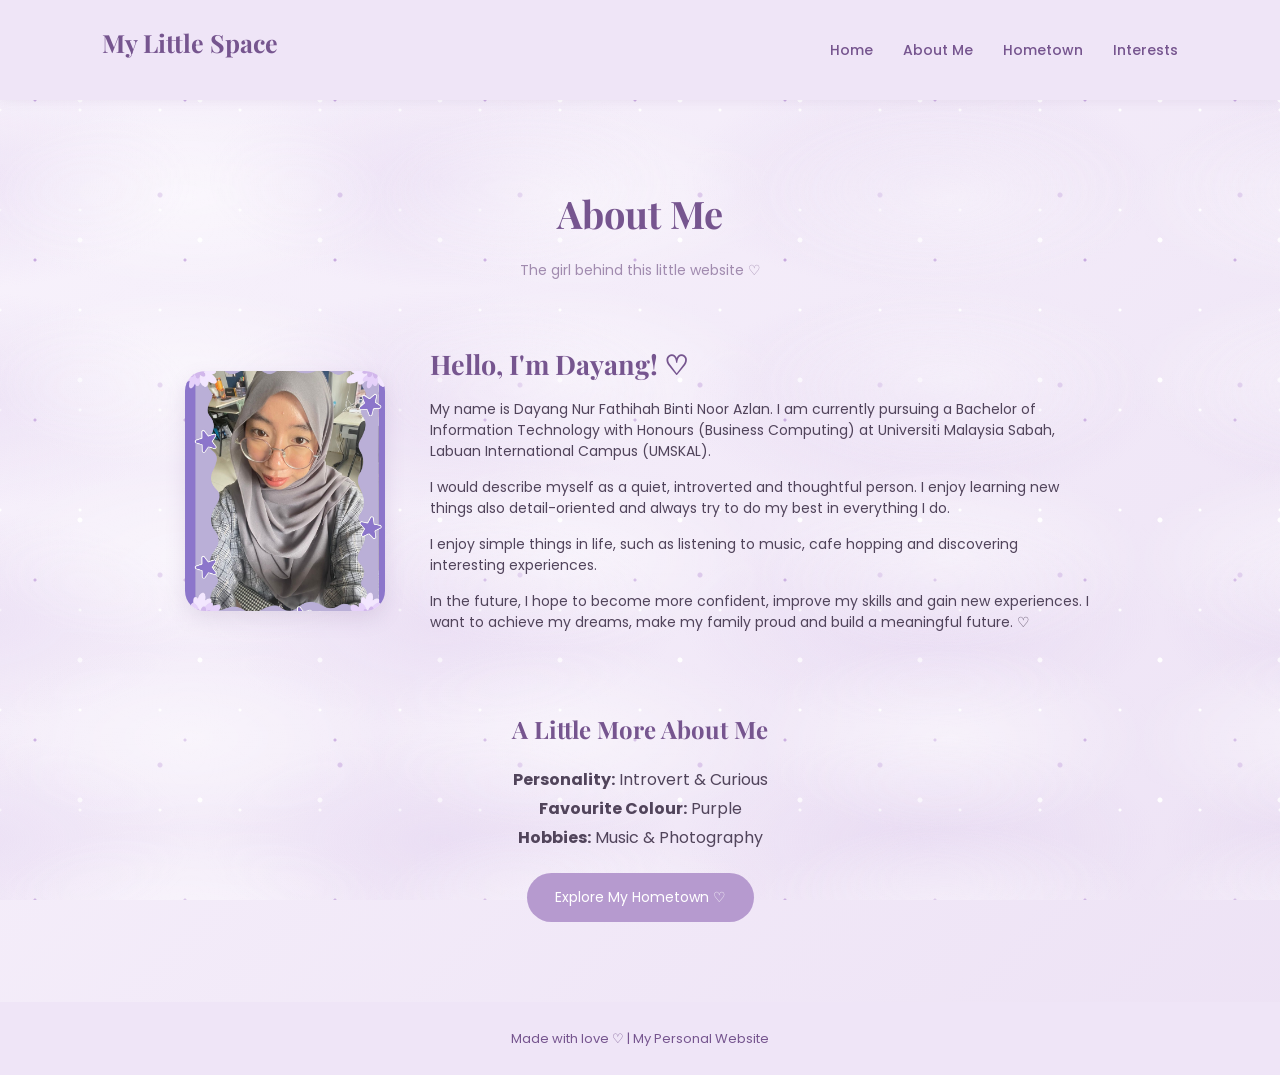
<file: about.html>
<!DOCTYPE html>
<html lang="en">
<head>
    <meta charset="UTF-8">
    <meta name="viewport" content="width=device-width, initial-scale=1.0">
    <title>About Me | My Personal Website ♡</title>
    <link rel="stylesheet" href="style.css">
</head>

<body>

    <nav>
        <h2 class="logo">My Little Space</h2>

        <ul>
            <li><a href="index.html">Home</a></li>
            <li><a href="about.html">About Me</a></li>
            <li><a href="hometown.html">Hometown</a></li>
            <li><a href="interest.html">Interests</a></li>
        </ul>
    </nav>

    <section class="about-section">

        <h1>About Me</h1>
        <p class="subtitle">The girl behind this little website ♡</p>

<div class="profile-container">

    <div class="profile-image">
        <img src="images/profile.jpg" alt="My Profile Picture">
    </div>

    <div class="profile-text">
        <h2>Hello, I'm Dayang! ♡</h2>

        <p>My name is Dayang Nur Fathihah Binti Noor Azlan. I am currently pursuing a Bachelor of Information Technology with Honours (Business Computing) at Universiti Malaysia Sabah, Labuan International Campus (UMSKAL).</p>

        <p>I would describe myself as a quiet, introverted and thoughtful person. I enjoy learning new things also detail-oriented and always try to do my best in everything I do.</p>

        <p>I enjoy simple things in life, such as listening to music, cafe hopping and discovering interesting experiences.</p>

        <p>In the future, I hope to become more confident, improve my skills and gain new experiences. I want to achieve my dreams, make my family proud and build a meaningful future. ♡</p>
    </div>

</div>

        <h2>A Little More About Me</h2>

        <p><strong>Personality:</strong> Introvert & Curious</p>
        <p><strong>Favourite Colour:</strong> Purple</p>
        <p><strong>Hobbies:</strong> Music & Photography</p>

        <a href="hometown.html" class="btn">Explore My Hometown ♡</a>

    </section>

    <footer>
        <p>Made with love ♡ | My Personal Website</p>
    </footer>

</body>
</html>
</file>
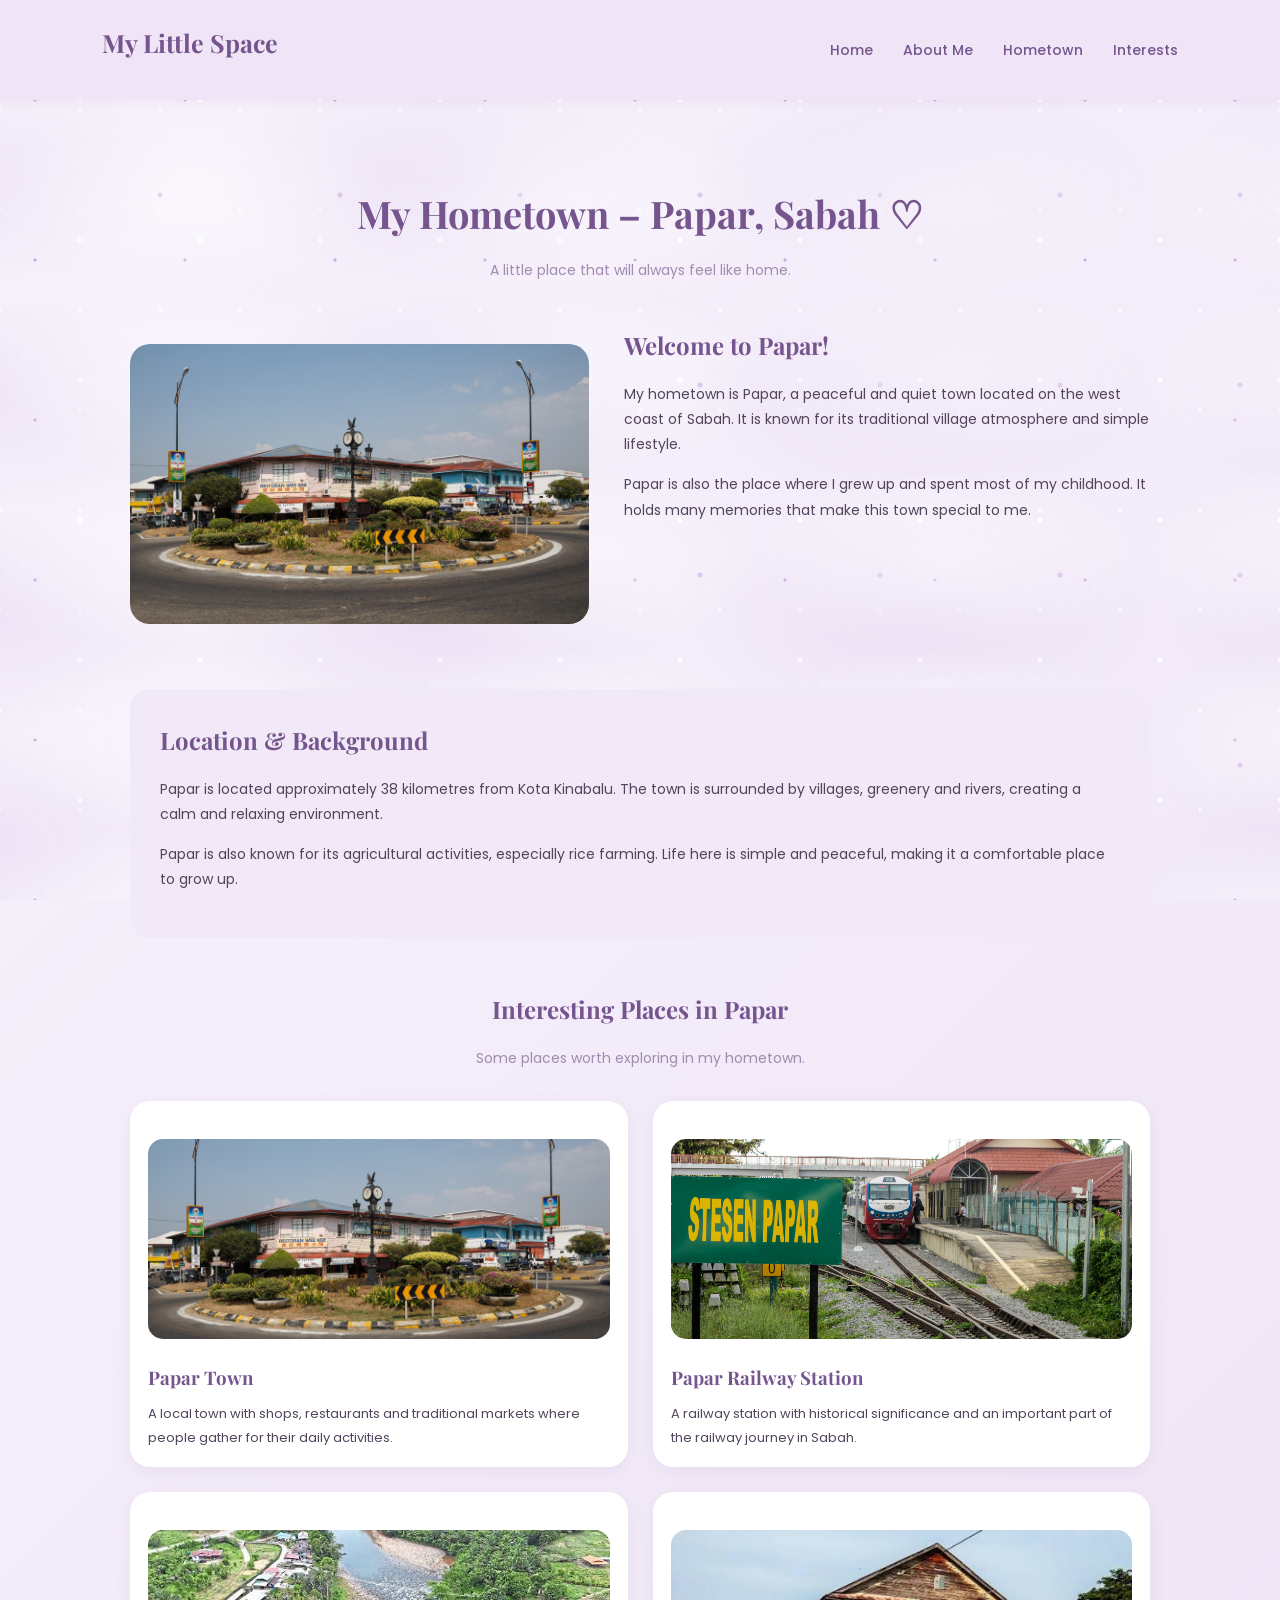
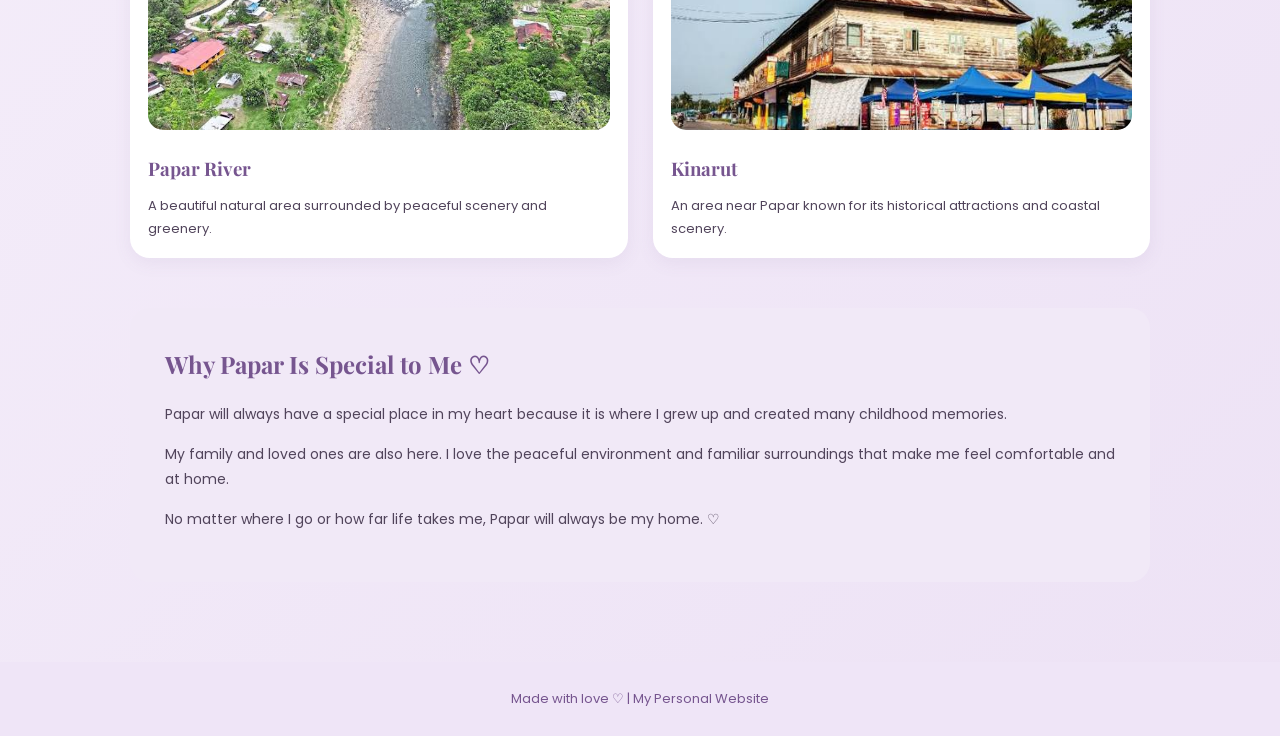
<file: hometown.html>
<!DOCTYPE html>
<html lang="en">
<head>
    <meta charset="UTF-8">
    <meta name="viewport" content="width=device-width, initial-scale=1.0">
    <title>My Hometown | Papar, Sabah</title>
    <link rel="stylesheet" href="style.css">
</head>

<body>

    <!-- Navigation Bar -->
    <nav>
        <h2 class="logo">My Little Space</h2>

        <ul>
            <li><a href="index.html">Home</a></li>
            <li><a href="about.html">About Me</a></li>
            <li><a href="hometown.html">Hometown</a></li>
            <li><a href="interest.html">Interests</a></li>
        </ul>
    </nav>


    <!-- Hometown Introduction -->
    <section class="hometown-section">

        <h1>My Hometown – Papar, Sabah ♡</h1>

        <p class="subtitle">
            A little place that will always feel like home.
        </p>

        <div class="hometown-intro">
            <img src="images/papar-town.jpg" alt="Papar Town">

            <div>
                <h2>Welcome to Papar!</h2>

                <p>
                    My hometown is Papar, a peaceful and quiet town
                    located on the west coast of Sabah. It is known
                    for its traditional village atmosphere and simple
                    lifestyle.
                </p>

                <p>
                    Papar is also the place where I grew up and spent
                    most of my childhood. It holds many memories that
                    make this town special to me.
                </p>
            </div>
        </div>


        <!-- Location and Background -->
        <div class="hometown-info">

            <h2>Location & Background</h2>

            <p>
                Papar is located approximately 38 kilometres from
                Kota Kinabalu. The town is surrounded by villages,
                greenery and rivers, creating a calm and relaxing
                environment.
            </p>

            <p>
                Papar is also known for its agricultural activities,
                especially rice farming. Life here is simple and
                peaceful, making it a comfortable place to grow up.
            </p>

        </div>


        <!-- Interesting Places -->
        <div class="places-section">

            <h2>Interesting Places in Papar</h2>

            <p class="subtitle">
                Some places worth exploring in my hometown.
            </p>

            <div class="place-grid">

                <div class="place-card">
                    <img src="images/papar-town.jpg" alt="Papar Town">

                    <h3>Papar Town</h3>

                    <p>
                        A local town with shops, restaurants and
                        traditional markets where people gather
                        for their daily activities.
                    </p>
                </div>


                <div class="place-card">
                    <img src="images/papar-railway.jpg" alt="Papar Railway Station">

                    <h3>Papar Railway Station</h3>

                    <p>
                        A railway station with historical significance
                        and an important part of the railway journey
                        in Sabah.
                    </p>
                </div>


                <div class="place-card">
                    <img src="images/papar-river.jpg" alt="Papar River">

                    <h3>Papar River</h3>

                    <p>
                        A beautiful natural area surrounded by
                        peaceful scenery and greenery.
                    </p>
                </div>


                <div class="place-card">
                    <img src="images/kinarut.jpg" alt="Kinarut">

                    <h3>Kinarut</h3>

                    <p>
                        An area near Papar known for its historical
                        attractions and coastal scenery.
                    </p>
                </div>

            </div>
        </div>


        <!-- Why Papar is Special -->
        <div class="special-section">

            <h2>Why Papar Is Special to Me ♡</h2>

            <p>
                Papar will always have a special place in my heart
                because it is where I grew up and created many
                childhood memories.
            </p>
            <p>
                My family and loved ones are also here. I love the
                peaceful environment and familiar surroundings that
                make me feel comfortable and at home.
            </p>
            <p>
                No matter where I go or how far life takes me,
                Papar will always be my home. ♡
            </p>

        </div>

    </section>


    <!-- Footer -->
    <footer>
        <p>Made with love ♡ | My Personal Website</p>
    </footer>

</body>
</html>
</file>
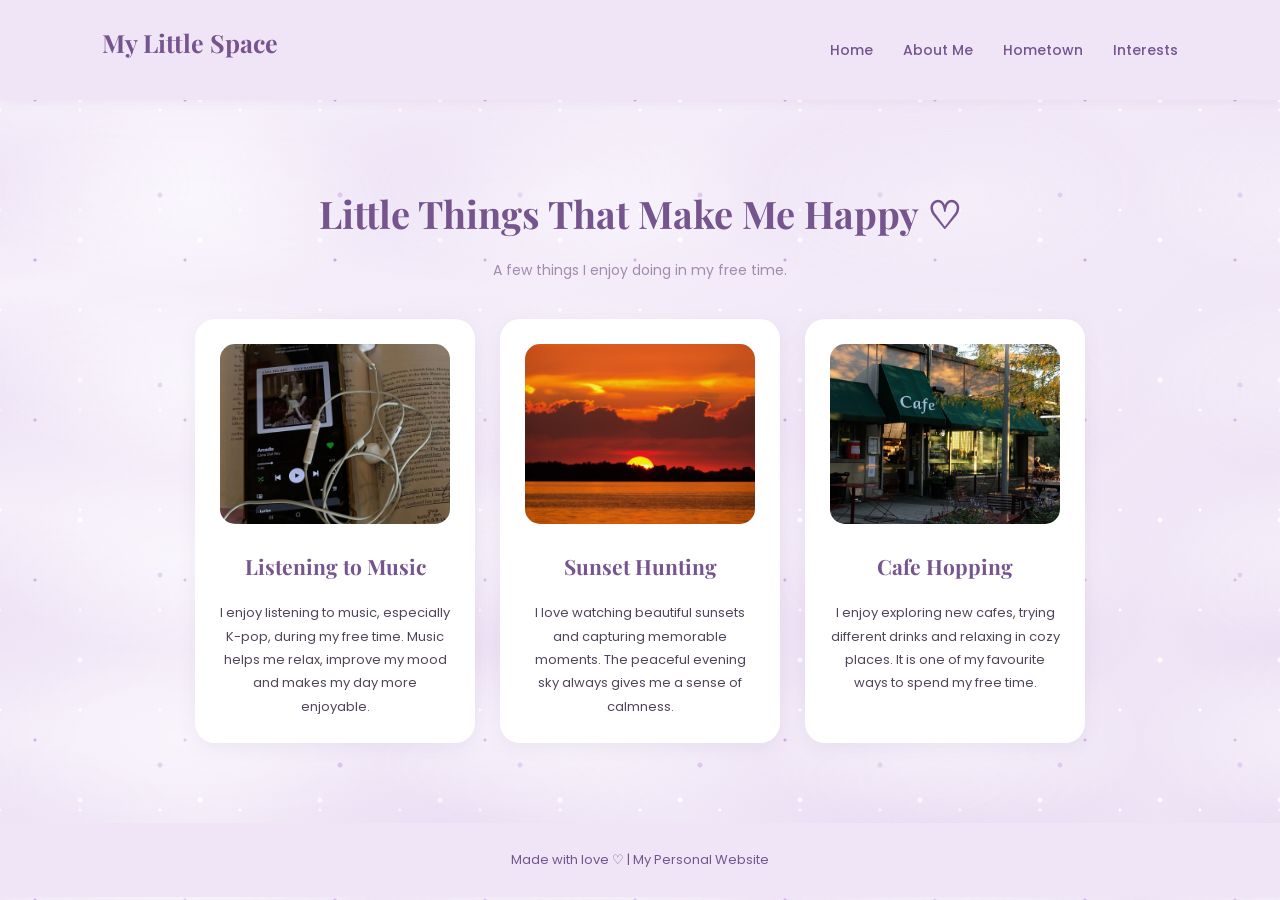
<file: interest.html>
<!DOCTYPE html>
<html lang="en">

<head>
    <meta charset="UTF-8">
    <meta name="viewport" content="width=device-width, initial-scale=1.0">
    <title>My Interests | My Personal Website</title>
    <link rel="stylesheet" href="style.css">
</head>

<body>

    <!-- Navigation Bar -->
    <nav>
        <h2 class="logo">My Little Space</h2>

        <ul>
            <li><a href="index.html">Home</a></li>
            <li><a href="about.html">About Me</a></li>
            <li><a href="hometown.html">Hometown</a></li>
            <li><a href="interest.html">Interests</a></li>
        </ul>
    </nav>

    <!-- Interest Section -->
    <section class="interest-section">

        <h1>Little Things That Make Me Happy ♡</h1>

        <p class="subtitle">
            A few things I enjoy doing in my free time.
        </p>

        <div class="interest-container">

            <!-- Listening to Music -->
            <div class="interest-card">

                <img src="images/music.jpg" alt="Listening to Music">

                <h2>Listening to Music</h2>

                <p>
                    I enjoy listening to music, especially K-pop,
                    during my free time. Music helps me relax,
                    improve my mood and makes my day more enjoyable.
                </p>

            </div>

            <!-- Sunset Hunting -->
            <div class="interest-card">

                <img src="images/sunset.jpg" alt="Beautiful Sunset">

                <h2>Sunset Hunting</h2>

                <p>
                    I love watching beautiful sunsets and capturing
                    memorable moments. The peaceful evening sky
                    always gives me a sense of calmness.
                </p>

            </div>

            <!-- Cafe Hopping -->
            <div class="interest-card">

                <img src="images/cafe.jpg" alt="Cafe Hopping">

                <h2>Cafe Hopping</h2>

                <p>
                    I enjoy exploring new cafes, trying different
                    drinks and relaxing in cozy places.
                    It is one of my favourite ways to spend my free time.
                </p>

            </div>

        </div>

    </section>

    <!-- Footer -->
    <footer>
        <p>Made with love ♡ | My Personal Website</p>
    </footer>

</body>
</html>
</file>
<file: style.css>
/* ==============================
   GOOGLE FONTS
============================== */
@import url('https://fonts.googleapis.com/css2?family=Playfair+Display:wght@500;600;700&family=Poppins:wght@300;400;500;600&display=swap');


/* ==============================
   GENERAL SETTINGS
============================== */
* {
    margin: 0;
    padding: 0;
    box-sizing: border-box;
}

body {
    font-family: 'Poppins', sans-serif;
    background-color: #FAF7FC;
    color: #51445B;
    line-height: 1.8;
}


/* ==============================
   NAVIGATION BAR
============================== */
nav {
    display: flex;
    justify-content: space-between;
    align-items: center;
    padding: 20px 8%;
    background-color: #EFE5F7;
    box-shadow: 0 2px 10px rgba(120, 85, 143, 0.08);
}

.logo {
    font-family: 'Playfair Display', serif;
    font-size: 25px;
    color: #76558F;
}

nav ul {
    display: flex;
    list-style: none;
    gap: 30px;
}

nav ul li a {
    text-decoration: none;
    color: #76558F;
    font-size: 14px;
    font-weight: 500;
    transition: 0.3s;
}

nav ul li a:hover {
    color: #B69ACF;
}


/* ==============================
   HEADINGS
============================== */
h1 {
    font-family: 'Playfair Display', serif;
    font-size: 38px;
    color: #76558F;
    margin-bottom: 10px;
}

h2 {
    font-family: 'Playfair Display', serif;
    color: #76558F;
    margin-bottom: 15px;
}

.subtitle {
    color: #A18BAF;
    font-size: 14px;
    margin-bottom: 30px;
}


/* ==============================
   SECTION LAYOUT
============================== */
section {
    max-width: 1100px;
    margin: 50px auto;
    padding: 30px 40px;
}


/* ==============================
   HOME PAGE
============================== */
.hero {
    text-align: center;
    padding: 90px 30px;
    background-color: #F3EBF8;
    border-radius: 25px;
}

.hero h1 {
    font-size: 45px;
}

.hero p {
    max-width: 650px;
    margin: 15px auto;
}


/* ==============================
   BUTTONS
============================== */
.btn {
    display: inline-block;
    margin-top: 20px;
    padding: 12px 28px;
    background-color: #B69ACF;
    color: white;
    text-decoration: none;
    border-radius: 30px;
    font-size: 14px;
    transition: 0.3s;
}

.btn:hover {
    background-color: #8E70A8;
    transform: translateY(-3px);
}


/* ==============================
   ABOUT ME PAGE
============================== */
.about-section {
    text-align: center;
}

.profile-container {
    display: flex;
    align-items: center;
    justify-content: center;
    gap: 45px;
    max-width: 950px;
    margin: 40px auto;
    padding: 20px;
}

.profile-image {
    flex-shrink: 0;
}

.profile-image img {
    width: 200px;
    height: 240px;
    object-fit: cover;
    border-radius: 20px;
    box-shadow: 0 8px 20px rgba(118, 85, 143, 0.15);
}

.profile-text {
    flex: 1;
    text-align: left;
    line-height: 1.5;
}

.profile-text h2 {
    font-size: 27px;
    margin-bottom: 15px;
}

.profile-text p {
    margin-bottom: 15px;
    font-size: 14px;
}


/* ==============================
   HOMETOWN PAGE
============================== */
.hometown-section {
    text-align: center;
}

.hometown-section img {
    width: 100%;
    max-width: 500px;
    height: 300px;
    object-fit: cover;
    border-radius: 20px;
    margin: 20px 0;
}


/* ==============================
   INTEREST PAGE
============================== */
.interest-section {
    text-align: center;
}

.interest-container {
    display: flex;
    justify-content: center;
    flex-wrap: wrap;
    gap: 25px;
    margin-top: 35px;
}

.interest-card {
    background-color: white;
    padding: 25px;
    width: 280px;
    border-radius: 20px;
    box-shadow: 0 5px 18px rgba(118, 85, 143, 0.08);
    transition: 0.3s;
}

.interest-card:hover {
    transform: translateY(-5px);
}

.interest-card img {
    width: 100%;
    height: 180px;
    object-fit: cover;
    border-radius: 15px;
    margin-bottom: 15px;
}

.interest-card h2 {
    font-size: 21px;
}

.interest-card p {
    font-size: 13px;
}


/* ==============================
   FOOTER
============================== */
footer {
    text-align: center;
    padding: 25px;
    background-color: #EFE5F7;
    color: #76558F;
    font-size: 13px;
    margin-top: 50px;
}


/* ==============================
   RESPONSIVE DESIGN
============================== */
@media (max-width: 768px) {

    nav {
        flex-direction: column;
        gap: 15px;
        padding: 20px;
    }

    nav ul {
        gap: 15px;
        flex-wrap: wrap;
        justify-content: center;
    }

    nav ul li a {
        font-size: 12px;
    }

    section {
        padding: 25px 20px;
        margin: 25px auto;
    }

    .hero h1 {
        font-size: 32px;
    }

    .profile-container {
        flex-direction: column;
        gap: 25px;
    }

    .profile-text {
        text-align: center;
    }

    .profile-image img {
        width: 190px;
        height: 230px;
    }

    .interest-card {
        width: 100%;
        max-width: 350px;
    }
}

/* ==============================
   HOMETOWN PAGE DESIGN
============================== */

.hometown-intro {
    display: flex;
    align-items: left;
    gap: 35px;
    text-align: left;
    margin: 40px auto;
}

.hometown-intro img {
    width: 45%;
    height: 280px;
    object-fit: cover;
    border-radius: 20px;
}

.hometown-intro div {
    flex: 1;
}

.hometown-intro p,
.hometown-info p,
.special-section p {
    font-size: 14px;
    line-height: 1.8;
    margin-bottom: 15px;
}

.hometown-info {
    background-color: #F1E9F7;
    padding: 30px;
    border-radius: 20px;
    margin: 45px 0;
    text-align: left;
}

.places-section {
    margin: 50px 0;
}

.place-grid {
    display: grid;
    grid-template-columns: repeat(2, 1fr);
    gap: 25px;
    margin-top: 30px;
}

.place-card {
    background-color: white;
    padding: 18px;
    border-radius: 20px;
    text-align: left;
    box-shadow: 0 5px 18px rgba(118, 85, 143, 0.08);
    transition: 0.3s;
}

.place-card:hover {
    transform: translateY(-5px);
}

.place-card img {
    width: 100%;
    height: 200px;
    object-fit: cover;
    border-radius: 15px;
    margin-bottom: 12px;
}

.place-card h3 {
    font-family: 'Playfair Display', serif;
    color: #76558F;
    margin-bottom: 8px;
}

.place-card p {
    font-size: 13px;
    line-height: 1.8;
}

.special-section {
    background-color: #F1E9F7;
    padding: 35px;
    border-radius: 20px;
    margin-top: 50px;
    text-align: left;
}

/* Responsive Design */
@media (max-width: 768px) {

    .hometown-intro {
        flex-direction: column;
        text-align: center;
    }

    .hometown-intro img {
        width: 100%;
    }

    .place-grid {
        grid-template-columns: 1fr;
    }
}

/* ===== DREAMY CLOUDS & STARS BACKGROUND ===== */

body {
    background: linear-gradient(
        135deg,
        #F8F3FC,
        #EDE2F5,
        #E6DDF2,
        #FAF6FC
    );

    background-size: 300% 300%;
    animation: dreamySky 14s ease-in-out infinite;
    position: relative;
    overflow-x: hidden;
}

/* Slowly changing sky colours */
@keyframes dreamySky {
    0% {
        background-position: 0% 50%;
    }

    50% {
        background-position: 100% 50%;
    }

    100% {
        background-position: 0% 50%;
    }
}

/* Floating clouds and stars */
body::before,
body::after {
    content: "";
    position: fixed;
    inset: 0;
    pointer-events: none;
    z-index: 0;
}

/* Small stars */
body::before {
    background-image:
        radial-gradient(circle, #FFFFFF 2px, transparent 3px),
        radial-gradient(circle, #D6BFE8 2px, transparent 3px),
        radial-gradient(circle, #FFFFFF 1px, transparent 2px),
        radial-gradient(circle, #C7A9DF 1px, transparent 2px);

    background-size:
        120px 140px,
        180px 190px,
        80px 100px,
        150px 160px;

    background-position:
        20px 30px,
        70px 100px,
        40px 60px,
        110px 20px;

    animation: starsMove 13s linear infinite;
}

/* Soft dreamy clouds */
body::after {
    background-image:
        radial-gradient(
            ellipse at center,
            rgba(255, 255, 255, 0.45) 0%,
            rgba(255, 255, 255, 0.20) 45%,
            transparent 75%
        ),
        radial-gradient(
            ellipse at center,
            rgba(218, 197, 235, 0.30) 0%,
            transparent 70%
        );

    background-size:
        380px 180px,
        480px 220px;

    background-position:
        0px 15%,
        200px 75%;

    background-repeat: repeat;

    animation: cloudsFloat 20s ease-in-out infinite alternate;
}

/* Stars gently float upwards */
@keyframes starsMove {
    from {
        transform: translateY(0);
    }

    to {
        transform: translateY(-100px);
    }
}

/* Clouds slowly drift sideways */
@keyframes cloudsFloat {
    from {
        transform: translateX(-40px);
    }

    to {
        transform: translateX(40px);
    }
}

/* Keep website content above the background */
body > * {
    position: relative;
    z-index: 1;
}

/* Respect reduced-motion preferences */
@media (prefers-reduced-motion: reduce) {
    body,
    body::before,
    body::after {
        animation: none;
    }
}

/* ===== WELCOME HERO DESIGN ===== */

.hero {
    background: #FFFFFF;
    max-width: 1050px;
    margin: 45px auto;
    padding: 75px 40px;
    border-radius: 30px;
    text-align: center;
    position: relative;
    overflow: hidden;
    border: 1px solid #EDE3F5;
    box-shadow: 0 10px 30px rgba(118, 85, 143, 0.10);
}

/* Decorative purple sparkles */
.hero::before {
    content: "✦  ✧  ♡  ✧  ✦";
    position: absolute;
    top: 25px;
    left: 30px;
    color: #B69ACF;
    font-size: 22px;
    letter-spacing: 10px;
    animation: sparkle 3s ease-in-out infinite;
}

.hero::after {
    content: "✧  ✦  ✧";
    position: absolute;
    bottom: 20px;
    right: 30px;
    color: #B69ACF;
    font-size: 25px;
    animation: sparkle 3s ease-in-out infinite alternate;
}

/* Welcome heading */
.hero h1 {
    color: #76558F;
    letter-spacing: 3px;
    margin-bottom: 20px;
}

/* Introduction heading */
.hero h2 {
    color: #76558F;
    margin-bottom: 15px;
}

/* Introduction paragraph */
.hero p {
    color: #777080;
    line-height: 1.8;
    max-width: 650px;
    margin: 0 auto 25px;
}

/* Sparkle movement */
@keyframes sparkle {
    0%, 100% {
        opacity: 0.5;
        transform: translateY(0);
    }

    50% {
        opacity: 1;
        transform: translateY(-8px);
    }
}

/* Mobile responsive */
@media (max-width: 768px) {
    .hero {
        margin: 25px 12px;
        padding: 65px 20px;
    }

    .hero::before {
        font-size: 16px;
        letter-spacing: 5px;
    }
}
</file>
